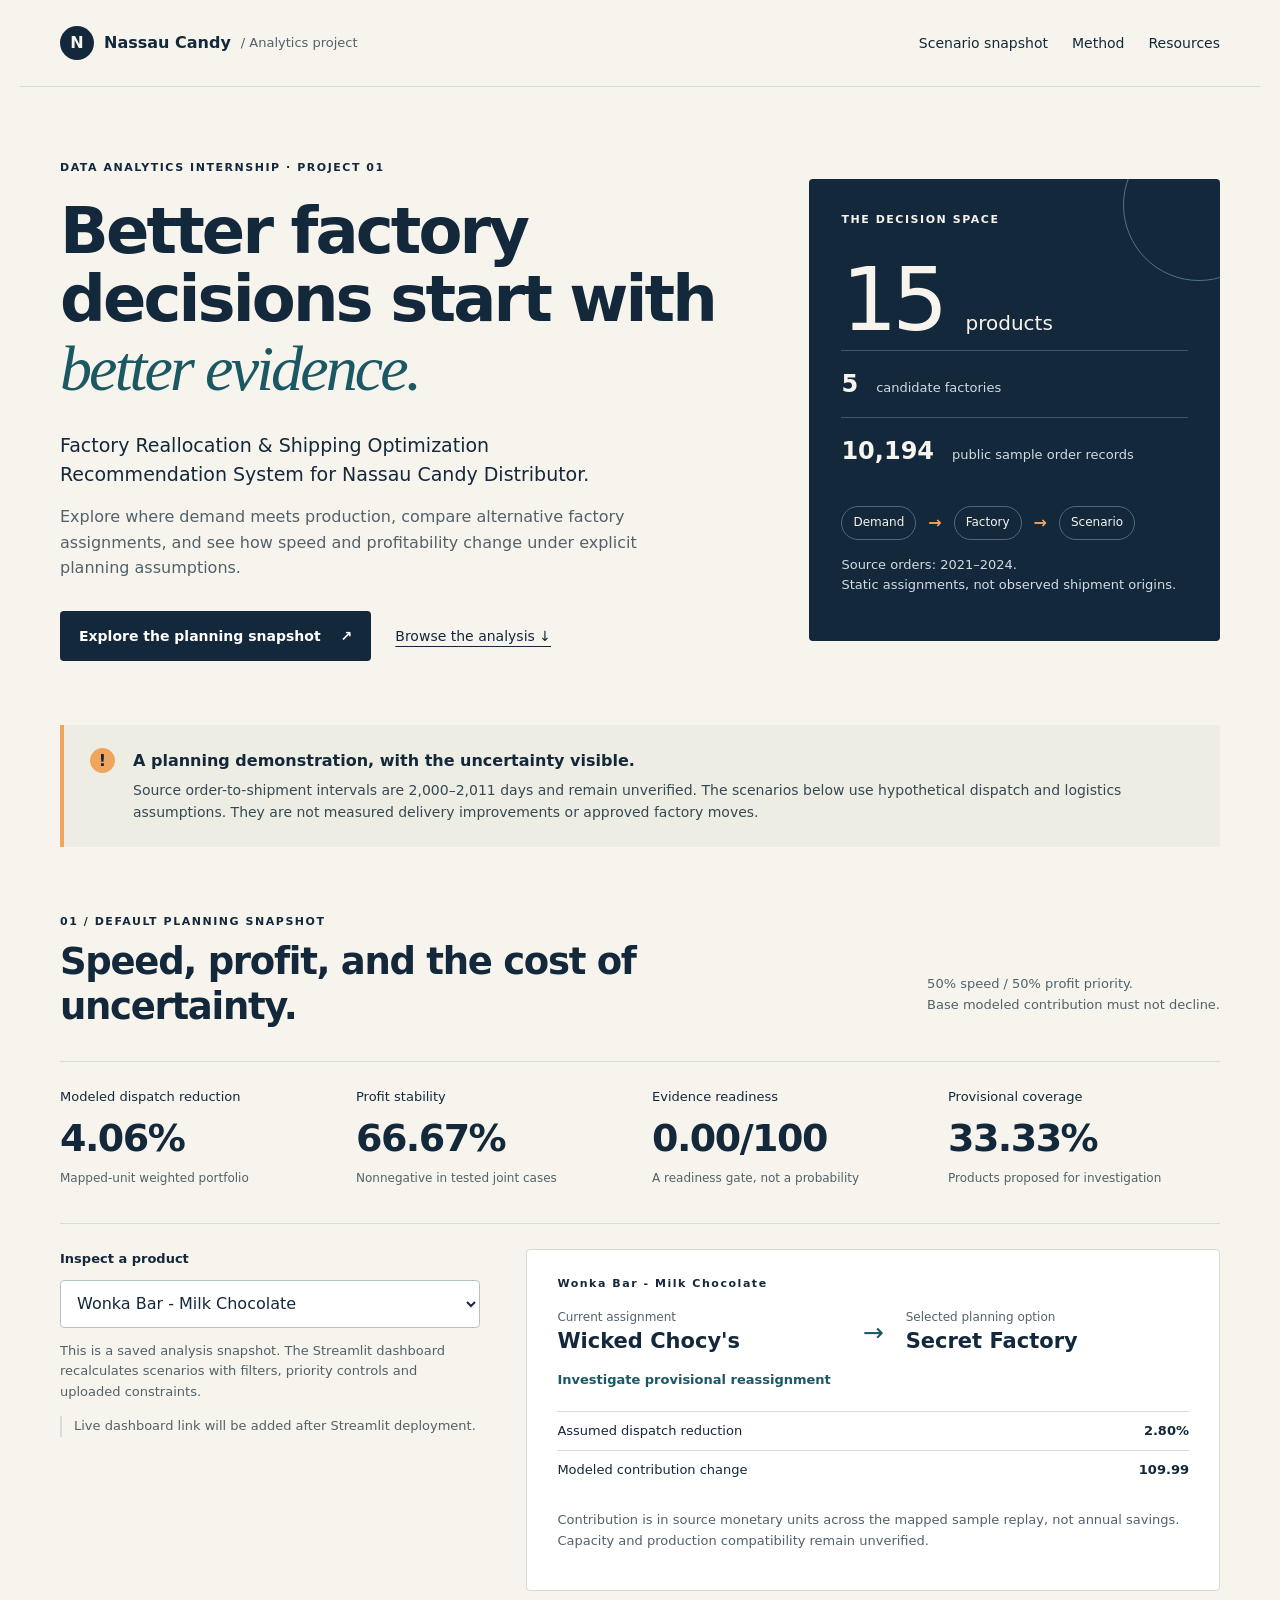
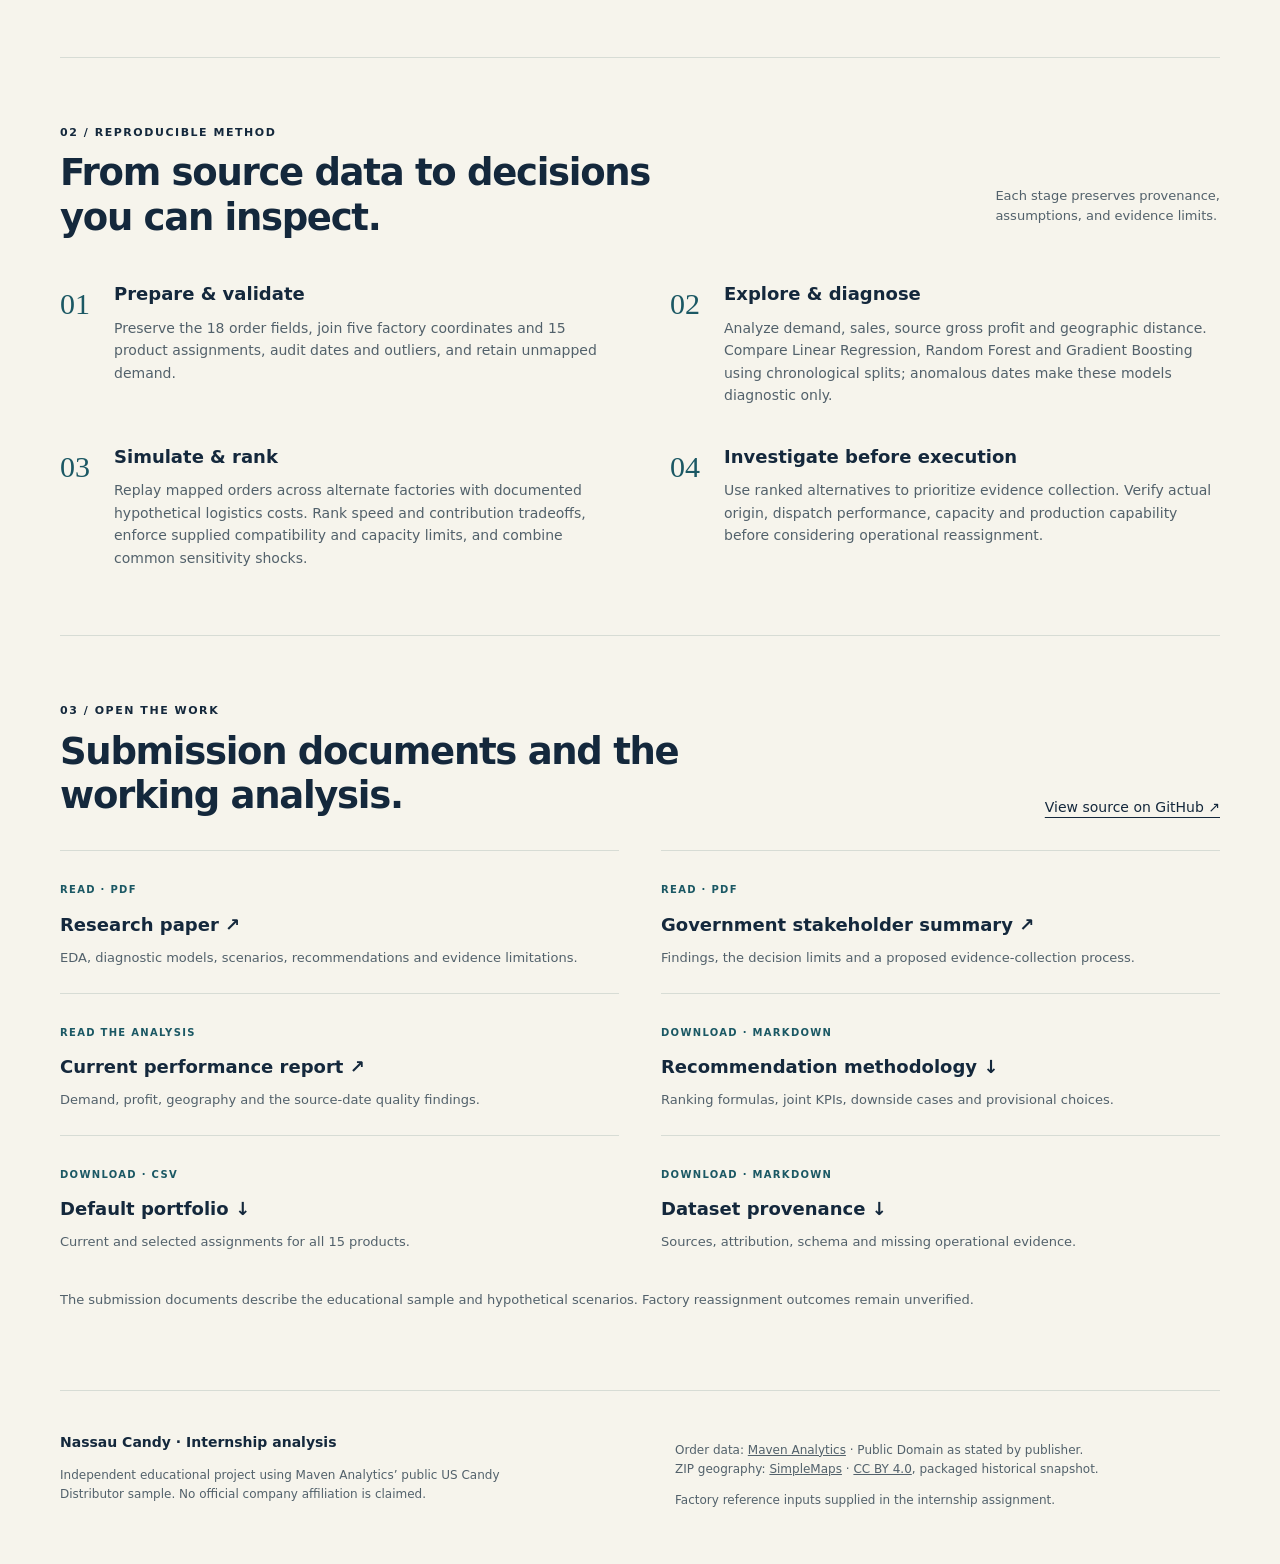
<file: deployment/companion/public/index.html>
<!doctype html>
<html lang="en">
<head>
  <meta charset="utf-8"><meta name="viewport" content="width=device-width, initial-scale=1">
  <meta name="description" content="A reproducible Nassau Candy internship project exploring factory assignments, shipping geography and profit-sensitive planning scenarios.">
  <meta name="theme-color" content="#14283c"><title>Nassau Candy | Factory decisions</title>
  <link rel="icon" href="favicon.svg" type="image/svg+xml"><link rel="stylesheet" href="styles.css"><script defer src="config.js"></script><script defer src="app.js"></script>
</head>
<body>
<a class="skip" href="#main">Skip to content</a>
<header class="site-header"><a class="brand" href="#main"><span class="brand-mark" aria-hidden="true">N</span>Nassau Candy <span class="brand-detail">/ Analytics project</span></a><nav aria-label="Main"><a href="#snapshot">Scenario snapshot</a><a href="#method">Method</a><a href="#resources">Resources</a></nav></header>
<main id="main">
<section class="hero" aria-labelledby="hero-title">
  <div><p class="eyebrow">DATA ANALYTICS INTERNSHIP · PROJECT 01</p><h1 id="hero-title">Better factory decisions start with <em>better evidence.</em></h1><p class="intro">Factory Reallocation &amp; Shipping Optimization Recommendation System for Nassau Candy Distributor.</p><p class="hero-copy">Explore where demand meets production, compare alternative factory assignments, and see how speed and profitability change under explicit planning assumptions.</p><div class="actions"><a class="button" href="#snapshot">Explore the planning snapshot <span aria-hidden="true">↗</span></a><a class="text-link" href="#resources">Browse the analysis ↓</a></div></div>
  <aside class="hero-aside" aria-label="Project scope"><p class="eyebrow">THE DECISION SPACE</p><div class="big-number">15 <span>products</span></div><div class="scope-line"><strong>5</strong><span>candidate factories</span></div><div class="scope-line"><strong>10,194</strong><span>public sample order records</span></div><div class="flow" aria-hidden="true"><span>Demand</span><b>→</b><span>Factory</span><b>→</b><span>Scenario</span></div><p>Source orders: 2021–2024.<br>Static assignments, not observed shipment origins.</p></aside>
</section>
<section class="evidence-note" aria-label="Evidence limitation"><span class="note-icon" aria-hidden="true">!</span><div><strong>A planning demonstration, with the uncertainty visible.</strong><p>Source order-to-shipment intervals are 2,000–2,011 days and remain unverified. The scenarios below use hypothetical dispatch and logistics assumptions. They are not measured delivery improvements or approved factory moves.</p></div></section>
<section id="snapshot" class="section" aria-labelledby="snapshot-title"><div class="section-heading"><div><p class="eyebrow">01 / DEFAULT PLANNING SNAPSHOT</p><h2 id="snapshot-title">Speed, profit, and the cost of uncertainty.</h2></div><p>50% speed / 50% profit priority.<br>Base modeled contribution must not decline.</p></div>
<div class="metrics"><div><span>Modeled dispatch reduction</span><strong id="lead">—</strong><small>Mapped-unit weighted portfolio</small></div><div><span>Profit stability</span><strong id="stability">—</strong><small>Nonnegative in tested joint cases</small></div><div><span>Evidence readiness</span><strong id="confidence">—</strong><small>A readiness gate, not a probability</small></div><div><span>Provisional coverage</span><strong id="coverage">—</strong><small>Products proposed for investigation</small></div></div>
<div class="snapshot-layout"><div><label for="product">Inspect a product</label><select id="product" disabled><option>Loading snapshot…</option></select><p class="muted">This is a saved analysis snapshot. The Streamlit dashboard recalculates scenarios with filters, priority controls and uploaded constraints.</p><a id="dashboard-link" class="button" hidden rel="noopener noreferrer" target="_blank">Open the live dashboard ↗</a><p id="dashboard-pending" class="connection-note">Live dashboard link will be added after Streamlit deployment.</p></div><div class="comparison" aria-live="polite"><p id="product-name" class="eyebrow">SELECTED PRODUCT</p><div class="assignment"><div><span>Current assignment</span><strong id="current">—</strong></div><span class="arrow" aria-hidden="true">→</span><div><span>Selected planning option</span><strong id="selected">—</strong></div></div><p id="decision">Loading the verified analysis export…</p><dl><div><dt>Assumed dispatch reduction</dt><dd id="product-lead">—</dd></div><div><dt>Modeled contribution change</dt><dd id="product-profit">—</dd></div></dl><p class="muted">Contribution is in source monetary units across the mapped sample replay, not annual savings. Capacity and production compatibility remain unverified.</p></div></div><p id="load-error" role="alert" hidden>Snapshot could not load. Download the analysis exports below or reload the page.</p>
</section>
<section id="method" class="section method" aria-labelledby="method-title"><div class="section-heading"><div><p class="eyebrow">02 / REPRODUCIBLE METHOD</p><h2 id="method-title">From source data to decisions you can inspect.</h2></div><p>Each stage preserves provenance,<br>assumptions, and evidence limits.</p></div><ol class="method-list"><li><span>01</span><div><h3>Prepare &amp; validate</h3><p>Preserve the 18 order fields, join five factory coordinates and 15 product assignments, audit dates and outliers, and retain unmapped demand.</p></div></li><li><span>02</span><div><h3>Explore &amp; diagnose</h3><p>Analyze demand, sales, source gross profit and geographic distance. Compare Linear Regression, Random Forest and Gradient Boosting using chronological splits; anomalous dates make these models diagnostic only.</p></div></li><li><span>03</span><div><h3>Simulate &amp; rank</h3><p>Replay mapped orders across alternate factories with documented hypothetical logistics costs. Rank speed and contribution tradeoffs, enforce supplied compatibility and capacity limits, and combine common sensitivity shocks.</p></div></li><li><span>04</span><div><h3>Investigate before execution</h3><p>Use ranked alternatives to prioritize evidence collection. Verify actual origin, dispatch performance, capacity and production capability before considering operational reassignment.</p></div></li></ol></section>
<section id="resources" class="section" aria-labelledby="resources-title"><div class="section-heading"><div><p class="eyebrow">03 / OPEN THE WORK</p><h2 id="resources-title">Submission documents and the working analysis.</h2></div><a id="github-link" class="text-link" hidden rel="noopener noreferrer" target="_blank">View source on GitHub ↗</a></div><div class="resources"><a href="downloads/research_paper.pdf"><span>READ · PDF</span><h3>Research paper ↗</h3><p>EDA, diagnostic models, scenarios, recommendations and evidence limitations.</p></a><a href="downloads/executive_summary.pdf"><span>READ · PDF</span><h3>Government stakeholder summary ↗</h3><p>Findings, the decision limits and a proposed evidence-collection process.</p></a><a href="downloads/analysis-report.html"><span>READ THE ANALYSIS</span><h3>Current performance report ↗</h3><p>Demand, profit, geography and the source-date quality findings.</p></a><a href="downloads/recommendation_report.md" download><span>DOWNLOAD · MARKDOWN</span><h3>Recommendation methodology ↓</h3><p>Ranking formulas, joint KPIs, downside cases and provisional choices.</p></a><a href="downloads/portfolio.csv" download><span>DOWNLOAD · CSV</span><h3>Default portfolio ↓</h3><p>Current and selected assignments for all 15 products.</p></a><a href="downloads/DATASET_GUIDE.md" download><span>DOWNLOAD · MARKDOWN</span><h3>Dataset provenance ↓</h3><p>Sources, attribution, schema and missing operational evidence.</p></a></div><p class="muted">The submission documents describe the educational sample and hypothetical scenarios. Factory reassignment outcomes remain unverified.</p></section>
</main>
<footer><div><strong>Nassau Candy · Internship analysis</strong><p>Independent educational project using Maven Analytics’ public US Candy Distributor sample. No official company affiliation is claimed.</p></div><div><p>Order data: <a href="https://mavenanalytics.io/data-playground/us-candy-distributor" rel="noopener noreferrer">Maven Analytics</a> · Public Domain as stated by publisher.<br>ZIP geography: <a href="https://simplemaps.com/data/us-zips" rel="noopener noreferrer">SimpleMaps</a> · <a href="https://creativecommons.org/licenses/by/4.0/">CC BY 4.0</a>, packaged historical snapshot.</p><p>Factory reference inputs supplied in the internship assignment.</p></div></footer>
</body></html>
</file>
<file: deployment/companion/public/styles.css>
:root{color-scheme:light;--ink:#14283c;--paper:#f6f4ec;--accent:#1b5864;--line:#d7dcd5;--muted:#52616b;--orange:#f1a45e}*{box-sizing:border-box}html{scroll-behavior:smooth;scroll-padding-top:24px}body{margin:0;background:var(--paper);color:var(--ink);font:16px/1.6 system-ui,-apple-system,BlinkMacSystemFont,"Segoe UI",sans-serif}a{color:inherit}button,input,select{font:inherit}a:focus-visible,select:focus-visible{outline:3px solid var(--accent);outline-offset:5px}[hidden]{display:none!important}.skip{position:absolute;top:-100px;background:var(--ink);color:white;padding:12px;z-index:5}.skip:focus{top:8px}.site-header,main,footer{max-width:1240px;margin:auto;padding-left:40px;padding-right:40px}.site-header{display:flex;justify-content:space-between;align-items:center;gap:24px;padding-top:26px;padding-bottom:26px;border-bottom:1px solid var(--line)}.brand{display:flex;align-items:center;gap:10px;font-weight:700;text-decoration:none}.brand-mark{display:grid;place-items:center;background:var(--ink);color:var(--paper);width:34px;height:34px;border-radius:50%}.brand-detail{font-weight:400;color:var(--muted);font-size:13px}nav{display:flex;gap:24px;font-size:14px}nav a{text-decoration:none}nav a:hover,.text-link:hover{text-decoration:underline}.hero{display:grid;grid-template-columns:1.65fr 1fr;gap:72px;padding:72px 0 64px;align-items:center}.eyebrow{font-size:11px;letter-spacing:.14em;font-weight:700;margin:0 0 20px}.hero h1{font-size:clamp(38px,5vw,66px);line-height:1.07;letter-spacing:-.045em;margin:0 0 28px;font-weight:650}.hero h1 em{font-family:Georgia,serif;font-weight:400;color:var(--accent)}.intro{font-size:19px;line-height:1.5;margin-bottom:16px;max-width:600px}.hero-copy{max-width:590px;color:var(--muted)}.actions{display:flex;gap:24px;align-items:center;flex-wrap:wrap;margin-top:30px}.button{display:inline-flex;justify-content:center;gap:20px;background:var(--ink);color:white;text-decoration:none;padding:14px 19px;border-radius:4px;font-size:14px;font-weight:600}.button:hover{background:var(--accent)}.text-link{font-size:14px;text-underline-offset:5px}.hero-aside{background:var(--ink);color:var(--paper);padding:32px;border-radius:4px;position:relative;overflow:hidden}.hero-aside:before{content:"";position:absolute;width:150px;height:150px;border:1px solid #507386;border-radius:50%;right:-55px;top:-50px}.big-number{font-size:88px;line-height:1.15;letter-spacing:-.06em}.big-number span{font-size:20px;letter-spacing:0}.scope-line{display:flex;gap:18px;align-items:baseline;border-top:1px solid #405467;padding:14px 0}.scope-line strong{font-size:24px}.scope-line span,.hero-aside>p:last-child{color:#d1dce1;font-size:13px}.flow{display:flex;flex-wrap:wrap;align-items:center;gap:12px;padding:22px 0 2px}.flow span{border:1px solid #52677a;border-radius:30px;padding:6px 11px;font-size:12px}.flow b{color:var(--orange)}.evidence-note{display:flex;gap:18px;border-left:4px solid var(--orange);background:#eeede4;padding:23px 26px}.evidence-note p{margin:5px 0 0;font-size:14px;color:#354954}.note-icon{background:var(--orange);color:var(--ink);font-weight:800;display:grid;place-items:center;border-radius:50%;width:25px;height:25px;flex-shrink:0}.section{padding:66px 0;border-bottom:1px solid var(--line)}.section-heading{display:flex;justify-content:space-between;gap:32px;align-items:end;margin-bottom:32px}.section-heading .eyebrow{margin-bottom:10px}h2{font-size:clamp(26px,3vw,37px);letter-spacing:-.035em;line-height:1.2;margin:0;max-width:640px}.section-heading>p{font-size:13px;color:var(--muted);flex-shrink:0}.metrics{display:grid;grid-template-columns:repeat(4,1fr);gap:24px;padding:25px 0 35px;border-top:1px solid var(--line)}.metrics>div{display:flex;flex-direction:column}.metrics span{font-size:13px}.metrics strong{font-size:38px;line-height:1.6;font-weight:600;letter-spacing:-.04em;font-variant-numeric:tabular-nums}.metrics small{font-size:12px;color:var(--muted)}.snapshot-layout{display:grid;grid-template-columns:1fr 1.65fr;gap:46px;padding-top:25px;border-top:1px solid var(--line)}label{display:block;font-size:13px;font-weight:600;margin-bottom:10px}select{max-width:100%;width:100%;padding:12px 30px 12px 12px;border:1px solid #b7c2c6;border-radius:4px;background:#fff;color:var(--ink);min-height:48px}.muted,.connection-note{font-size:13px;color:var(--muted)}.connection-note{border-left:2px solid var(--line);padding-left:12px}.comparison{padding:25px 30px;background:white;border:1px solid var(--line);border-radius:4px}.comparison .eyebrow{margin-bottom:16px}.assignment{display:flex;align-items:center;gap:22px}.assignment>div{flex:1;min-width:0}.assignment span{font-size:12px;color:var(--muted);display:block}.assignment strong{font-size:21px;line-height:1.4;display:block}.assignment .arrow{font-size:25px;color:var(--accent)}#decision{font-size:13px;color:var(--accent);font-weight:600}dl{margin:20px 0}dl>div{display:flex;justify-content:space-between;gap:16px;padding:9px 0;border-top:1px solid var(--line);font-size:13px}dd{margin:0;font-variant-numeric:tabular-nums;font-weight:600}.method-list{padding:0;list-style:none;display:grid;grid-template-columns:1fr 1fr;gap:36px 60px;margin:40px 0 0}.method-list li{display:flex;gap:24px}.method-list li>span{font-family:Georgia,serif;font-size:30px;color:var(--accent)}h3{font-size:18px;margin:0 0 8px}.method-list p{font-size:14px;color:var(--muted);margin:0}.resources{display:grid;grid-template-columns:1fr 1fr;gap:0 42px}.resources a{text-decoration:none;border-top:1px solid var(--line);padding:24px 0}.resources a:hover h3{text-decoration:underline;text-underline-offset:5px}.resources span{font-size:10px;font-weight:700;letter-spacing:.13em;color:var(--accent)}.resources h3{margin-top:10px}.resources p{font-size:13px;color:var(--muted);margin:0}footer{display:grid;grid-template-columns:1fr 1fr;gap:70px;padding-top:38px;padding-bottom:42px}footer strong{font-size:14px}footer p{font-size:12px;color:var(--muted);max-width:470px}#load-error{background:#f7e3dc;padding:16px;color:#772e17}@media(max-width:850px){.brand-detail{display:none}.hero{gap:32px;grid-template-columns:1.3fr 1fr}.hero h1{font-size:46px}.hero-aside{padding:24px}.metrics{grid-template-columns:1fr 1fr}.section-heading{align-items:start}.section-heading>p{flex-shrink:1}.snapshot-layout{gap:28px}.big-number{font-size:70px}}@media(max-width:620px){.site-header,main,footer{padding-left:22px;padding-right:22px}.site-header{align-items:start;flex-direction:column;gap:16px}nav{gap:18px;flex-wrap:wrap}.hero{grid-template-columns:1fr;padding-top:42px;gap:32px}.hero h1{font-size:43px}.hero-aside{max-width:none}.hero-aside .big-number{font-size:64px}.evidence-note{padding:18px 16px;gap:12px}.section{padding:44px 0}.section-heading{display:block}.section-heading>p{margin-top:16px}.snapshot-layout,.method-list,.resources,footer{grid-template-columns:1fr}.comparison{padding:22px}.assignment{gap:12px}.assignment strong{font-size:18px}.metrics{gap:20px}.metrics strong{font-size:32px}.method-list{gap:28px}.resources{gap:0}footer{gap:10px}.actions{gap:18px}.button{min-height:48px}.metrics span{min-height:40px}}@media(prefers-reduced-motion:reduce){html{scroll-behavior:auto}}
</file>
